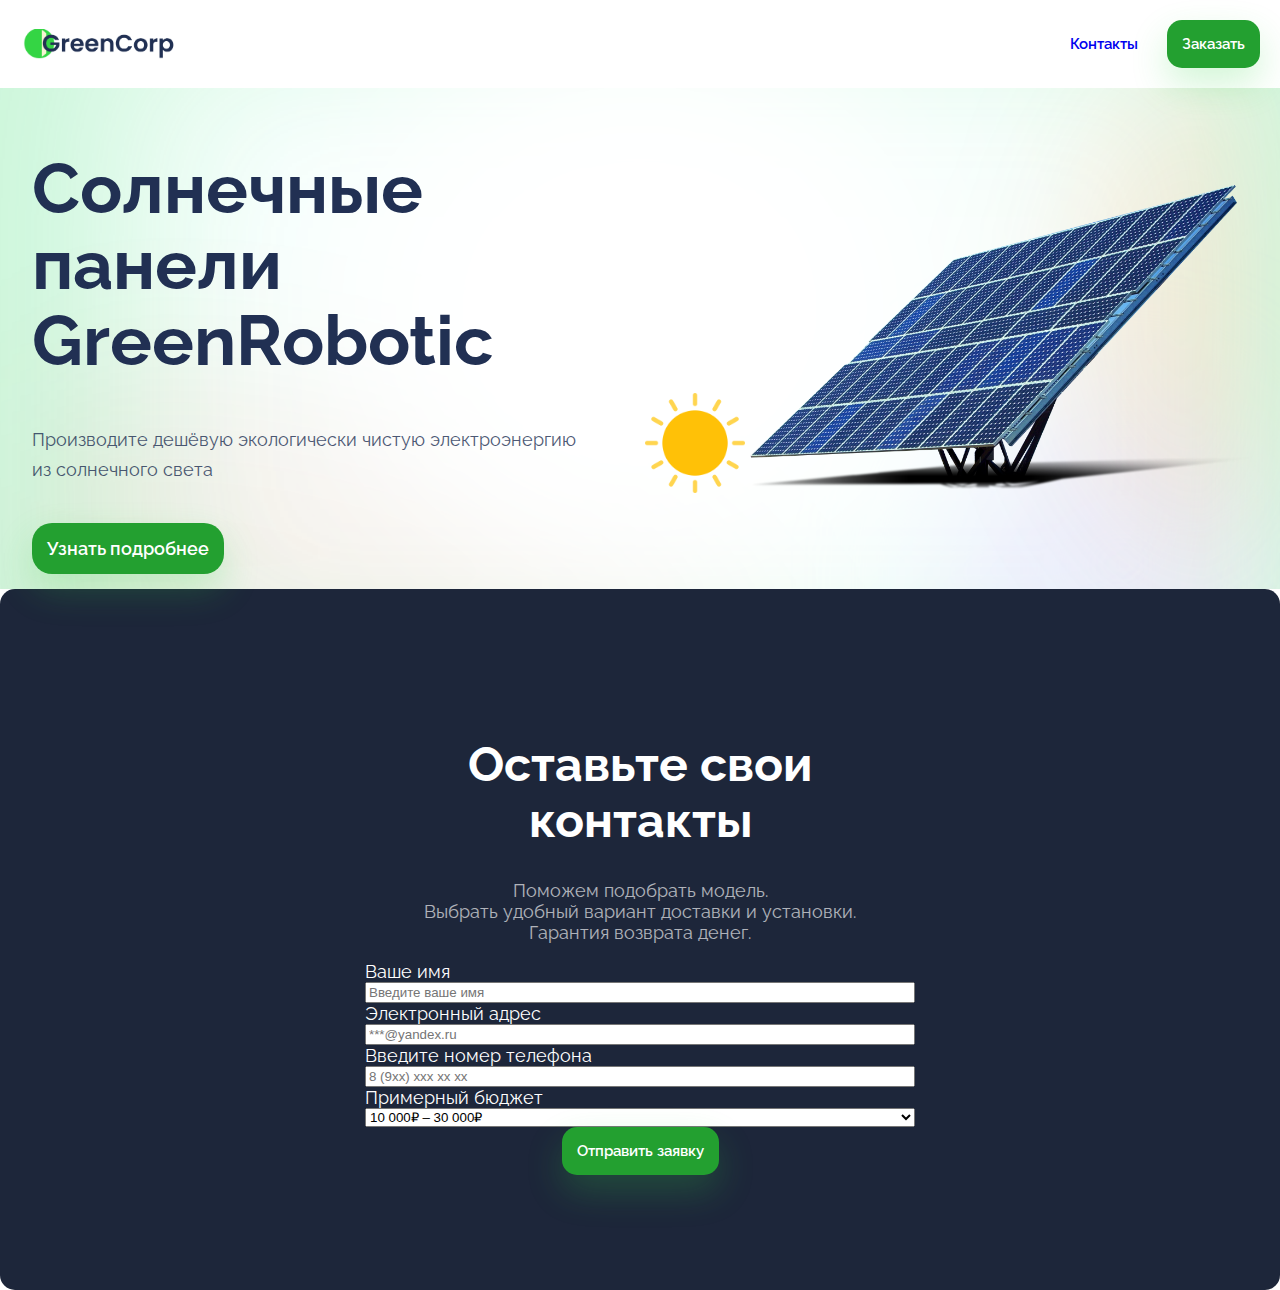
<file: index.html>
<!DOCTYPE html>
<html lang="ru">
<head>
    <link href="https://fonts.googleapis.com/css2?family=Raleway:wght@100;300;400;500;600;700;800&display=swap" rel="stylesheet">
    <link rel="stylesheet" href="main.css">
    <meta charset="UTF-8">
    <meta name="viewport" content="width=device-width, initial-scale=1.0">
    <title>Солнечные батареи GreenCorp</title>
</head>
<body>
    <header>
        <img class="header__logo" src="img/del.png">
        <div class="header__controls">
            <a href="#contacts">Контакты</a>
            <button>Заказать</button>
        </div>
    </header>
    <section class="about">
        <div class="about__info">
            <h1>Солнечные панели GreenRobotic</h1>
            <p>Производите дешёвую экологически чистую электроэнергию из солнечного света</p>
            <button>Узнать подробнее</button>
        </div>
        <div class="about__images">
            <img class="about__sun-image" src="img/[SW.BAND] sun.png" alt="тут должна быть картинка">
            <img class="about__image" src="img/[SW.BAND] 3.png" alt="и тут тоже">
        </div>
    </section>
    <section class="form">
        <form action="" >
        <div class="form__container">
            <h1>Оставьте свои контакты</h1>
            <p>Поможем подобрать модель.<br>Выбрать удобный вариант доставки и установки.<br>Гарантия возврата денег.</p>
        </div>
        <div class="form__group">
            <label for="name">Ваше имя</label>
            <input type="text" placeholder="Введите ваше имя" id="name">
        </div>
        <div class="form__group">
            <label for="email">Электронный адрес</label>
            <input type="email" id="email" placeholder="***@yandex.ru" >
        </div>
        <div class="form__group">
            <label for="phon's_number">Введите номер телефона</label>
            <input type="tel" id="phon's_number" placeholder="8 (9xx) xxx xx xx">
        </div>
        <div class="form__group">
            <label for="money">Примерный бюджет</label>
            <select name="money" id="budget">
                <option disabled>Выберите вариант</option>
                <option value="10-30">10 000₽ – 30 000₽</option>
                <option value="30-60">30 000₽ – 60 000₽</option>
                <option value="60-100">60 000₽ – 100 000₽</option>
                <option value="100+">100 000₽</option>
            </select>
        </div>
        <button type="submit" class="form__submit">Отправить заявку</button>
    </form>
</section>
</body>
</html>
</file>
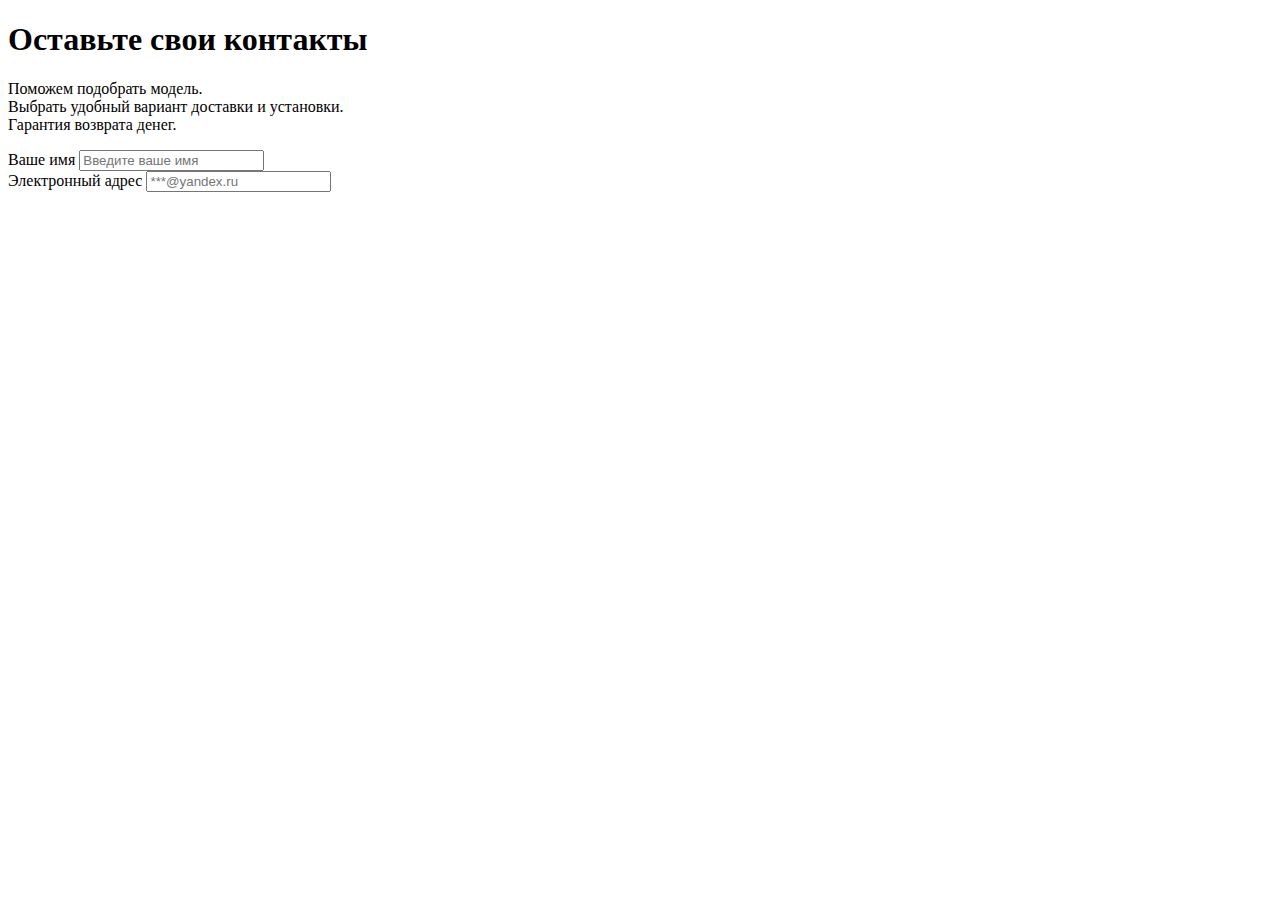
<file: index_form.html>
<!DOCTYPE html>
<html lang="en">
<head>
    <meta charset="UTF-8">
    <meta name="viewport" content="width=device-width, initial-scale=1.0">
    <title>Document</title>
</head>
<body>
    <section class="form">
        <div class="form__container">
            <h1>Оставьте свои контакты</h1>
            <p>Поможем подобрать модель.<br>Выбрать удобный вариант доставки и установки.<br>Гарантия возврата денег.</p>
        </div>
    </section>
    <form action="">
        <div class="form__group">
            <label for="name">Ваше имя</label>
            <input type="text" placeholder="Введите ваше имя" id="name">
        </div>
        <div class="form__group">
            <label for="email">Электронный адрес</label>
            <input type="email" id="email" placeholder="***@yandex.ru" >
        </div>
    </form>
</body>
</html
</file>
<file: main.css>
header{
    display: flex;
    justify-content: space-between;
    align-items: center;
    padding: 20px;
  }


body{
  font-family: Raleway, sans-serif;
  color: #213053;
  margin: 0;
}

  .header__logo{
    height: 30px;
  }

  a{
    text-decoration: none;
  }

  header a{
    font-size: 15px;
    font-weight: 600;
    margin-right: 25px;
  }

  button{
    font-family: Raleway, sans-serif;
    font-size: 15px;
    font-weight: 600;
    color: #fff;
    background-color: #23a030;
    border: none;
    border-radius: 15px;
    cursor: pointer;
    box-shadow: 0 16px 36px rgb(52 213 68 / 22%);
    padding: 15px;
  }

  .about__image{
    width: 500px;
  }

  .about__sun-image{
    width: 100px;
    height: 100px;
  }

  .about{
    display: flex;
    align-items: center;
    justify-content: space-around;
    padding-top: 15px;
    padding-bottom: 15px;
    background: url('img/[SW.BAND]\ back.png') no-repeat;
    background-position: center;
    background-size: cover;
  }

  .about h1{
    font-size: 70px;
    line-height: 76px;
  }

  .about p{
    font-size: 18px;
    line-height: 30px;
    opacity: 0.8;
  }

  .about button{
    font-size: 18px;
    border-radius: 20px;
    padding: 20px 25px 25px 20 px;
    margin-top: 20px;
  }

  .about__info{
    max-width: 550px;
  }

  .form{
    display: flex;
    justify-content: center;
    font-family: Raleway, sans-serif;
    font-size: 18px;
    border-radius: 15px;
    background-color:#1D263A;
    color: #fff;
    padding-top: 115px;
    padding-bottom: 115px;
    text-align: center;
  }

  .form__container{
    width: 550px;
    
  }


  .form h1{
    font-size: 48px;
  }

  .form p{
    font-size: 18px;
    opacity: 0.65;
  }

  .form__group{
    display: flex;
    flex-direction: column;
    text-align: left;
  }

  /* .map1{
    width: 50px;
    height: 50px;
    background-color: #b4ba13;
  }

  .map2{
    width: 50px;
    height: 50px;
    background-color:#213053;
  }

  .map3{
    width: 50px;
    height: 50px;
    background-color: #c4199c;
  }

  .map{
    display: flex;
    /* flex-direction: column-reverse; */
    flex-wrap: wrap;
  } */
</file>
